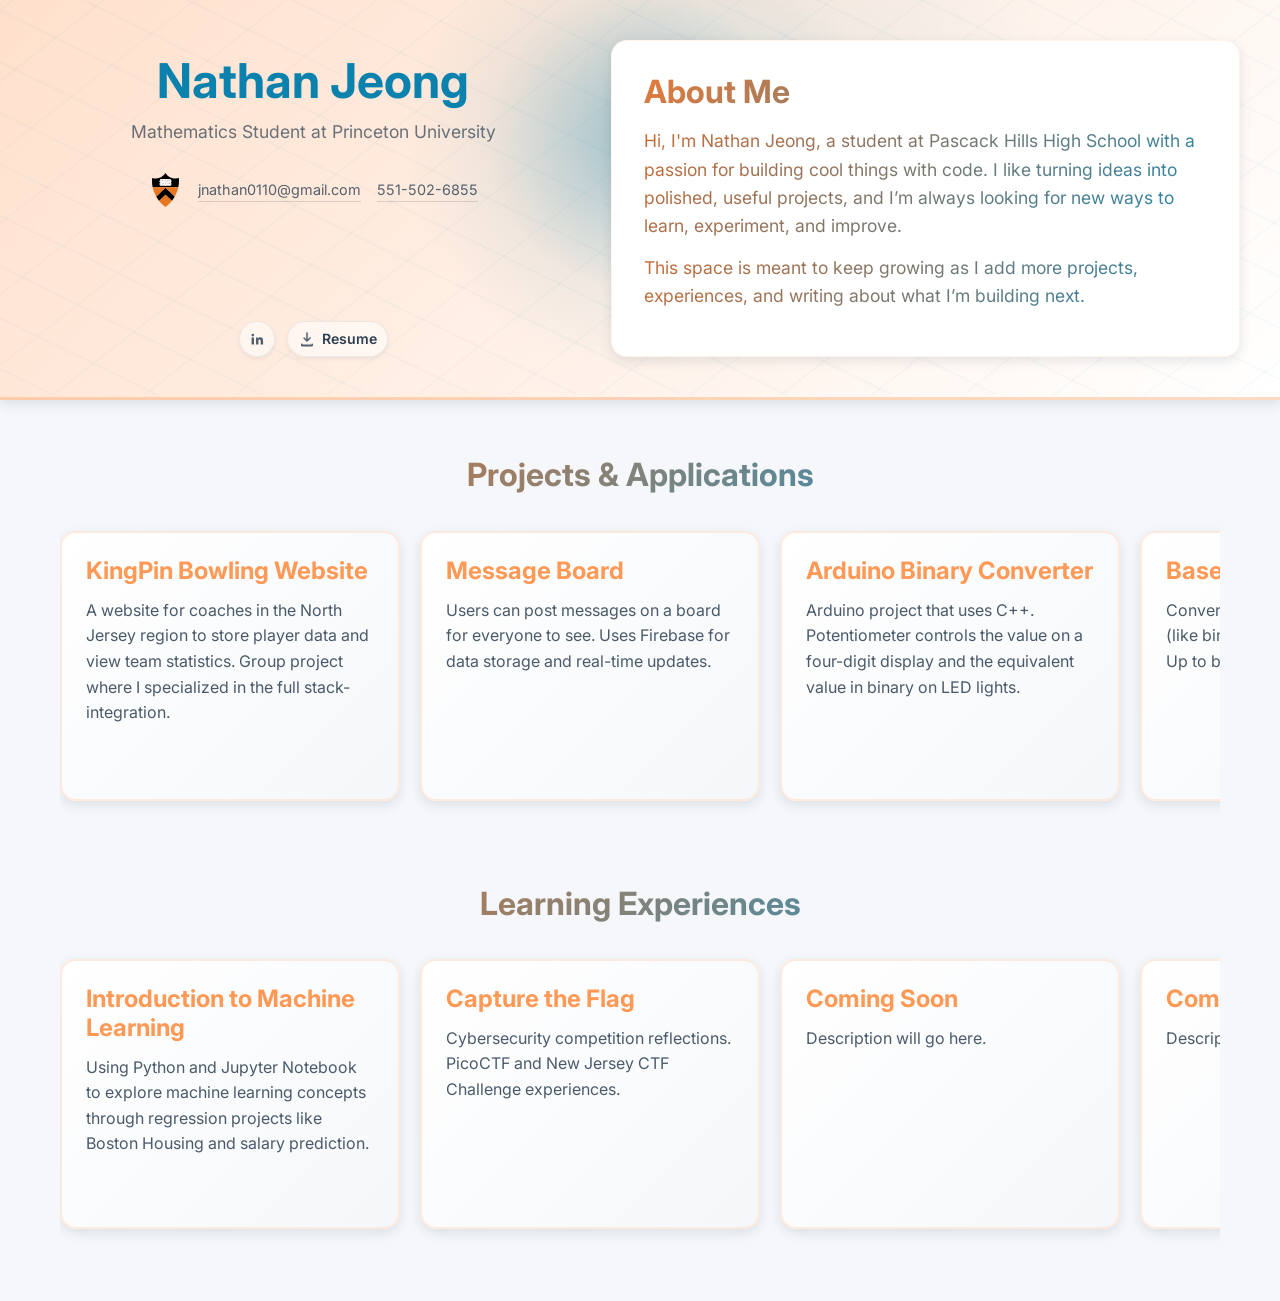
<file: index.html>
<!DOCTYPE html>
<html lang="en">
<head>
    <meta charset="UTF-8">
    <meta name="viewport" content="width=device-width, initial-scale=1.0">
    <title>Nathan Jeong | Portfolio</title>
    <link rel="stylesheet" href="shared.css">
    <link rel="stylesheet" href="style.css">
</head>
<body>

    <header class="site-header">
        <div class="site-header-content">
            <div class="site-header-copy">
                <h1>Nathan Jeong</h1>
                <p>Mathematics Student at Princeton University</p>
                <div class="header-contact-row">
                    <img class="school-line-icon" src="princeton.svg" alt="Princeton logo" />
                    <a class="header-contact-link" href="mailto:jnathan0110@gmail.com">jnathan0110@gmail.com</a>
                    <a class="header-contact-link" href="tel:+15515026855">551-502-6855</a>
                </div>
                <div class="header-actions">
                    <a class="header-linkedin" href="https://www.linkedin.com/in/nathan-jeong-464691283/" target="_blank" rel="noreferrer" aria-label="Open LinkedIn profile">
                        <svg viewBox="0 0 24 24" role="img" aria-hidden="true" focusable="false">
                            <path d="M6.4 8.6a1.8 1.8 0 1 1 0-3.6 1.8 1.8 0 0 1 0 3.6zM4.8 9.9H8v9.3H4.8V9.9zm5.3 0h3.1v1.3h.1c.4-.8 1.5-1.7 3-1.7 3.2 0 3.8 2.1 3.8 4.8v4.9h-3.2v-4.3c0-1 0-2.3-1.4-2.3s-1.6 1.1-1.6 2.2v4.4h-3.2V9.9z" />
                        </svg>
                    </a>
                    <a class="header-resume-link" href="resume.txt" download aria-label="Download resume">
                        <svg viewBox="0 0 24 24" role="img" aria-hidden="true" focusable="false">
                            <path d="M12 3a1 1 0 0 1 1 1v8.2l2.3-2.3a1 1 0 1 1 1.4 1.4l-4 4a1 1 0 0 1-1.4 0l-4-4a1 1 0 0 1 1.4-1.4L11 12.2V4a1 1 0 0 1 1-1zM5 18a1 1 0 0 1 1 1v.2h12V19a1 1 0 1 1 2 0v1.2A1.8 1.8 0 0 1 18.2 22H5.8A1.8 1.8 0 0 1 4 20.2V19a1 1 0 0 1 1-1z" />
                        </svg>
                        <span>Resume</span>
                    </a>
                </div>
            </div>

            <div class="header-about card">
                <h2>About Me</h2>
                <p>
                    Hi, I'm Nathan Jeong, a student at Pascack Hills High School with a passion for building cool things with code. I like turning ideas into polished, useful projects, and I’m always looking for new ways to learn, experiment, and improve.
                </p>
                <p>
                    This space is meant to keep growing as I add more projects, experiences, and writing about what I’m building next.
                </p>
            </div>
        </div>
    </header>

    <main class="container">
        <section class="projects section">
            <h2 class="text-center mb-3">Projects & Applications</h2>
            <div class="project-container">
                <a href="kingpin.html" class="project-link">
                    <div class="project-card">
                        <h3>KingPin Bowling Website </h3>
                        <p>A website for coaches in the North Jersey region to store player data and view team statistics. Group project where I specialized in the full stack-integration.</p>
                    </div>
                </a>
                <a href="messageboard.html" class="project-link">
                    <div class="project-card">
                        <h3>Message Board</h3>
                        <p>Users can post messages on a board for everyone to see. Uses Firebase for data storage and real-time updates.</p>
                    </div>
                </a>
                <a href="binaryarduino.html" class="project-link">
                    <div class="project-card">
                        <h3>Arduino Binary Converter</h3>
                        <p>Arduino project that uses C++. Potentiometer controls the value on a four-digit display and the equivalent value in binary on LED lights.</p>
                    </div>
                </a>
                <a href="binaryodometerindex.html" class="project-link">
                    <div class="project-card">
                        <h3>Base Converter</h3>
                        <p>Convert numbers of different bases (like binary to decimal) and vice versa. Up to base 36 conversion.</p>
                    </div>
                </a>
                <a href="hexcolorgame.html" class="project-link">
                    <div class="project-card">
                        <h3>What the Hex?</h3>
                        <p>Game: Guess the color based on the hexadecimal code provided.</p>
                    </div>
                </a>
            </div>
        </section>

        <section class="projects section">
            <h2 class="text-center mb-3">Learning Experiences</h2>
            <div class="project-container">
                <a href="machine-learning.html" class="project-link">
                    <div class="project-card">
                        <h3>Introduction to Machine Learning</h3>
                        <p>Using Python and Jupyter Notebook to explore machine learning concepts through regression projects like Boston Housing and salary prediction.</p>
                    </div>
                </a>
                <a href="comingsoon.html" class="project-link">
                    <div class="project-card">
                        <h3>Capture the Flag</h3>
                        <p>Cybersecurity competition reflections. PicoCTF and New Jersey CTF Challenge experiences.</p>
                    </div>
                </a>
                <a href="comingsoon.html" class="project-link">
                    <div class="project-card">
                        <h3>Coming Soon</h3>
                        <p>Description will go here.</p>
                    </div>
                </a>
                <a href="comingsoon.html" class="project-link">
                    <div class="project-card">
                        <h3>Coming Soon</h3>
                        <p>Description will go here.</p>
                    </div>
                </a>
            </div>
        </section>

    </main>

    <script src="script.js"></script>

</body>
</html>
</file>
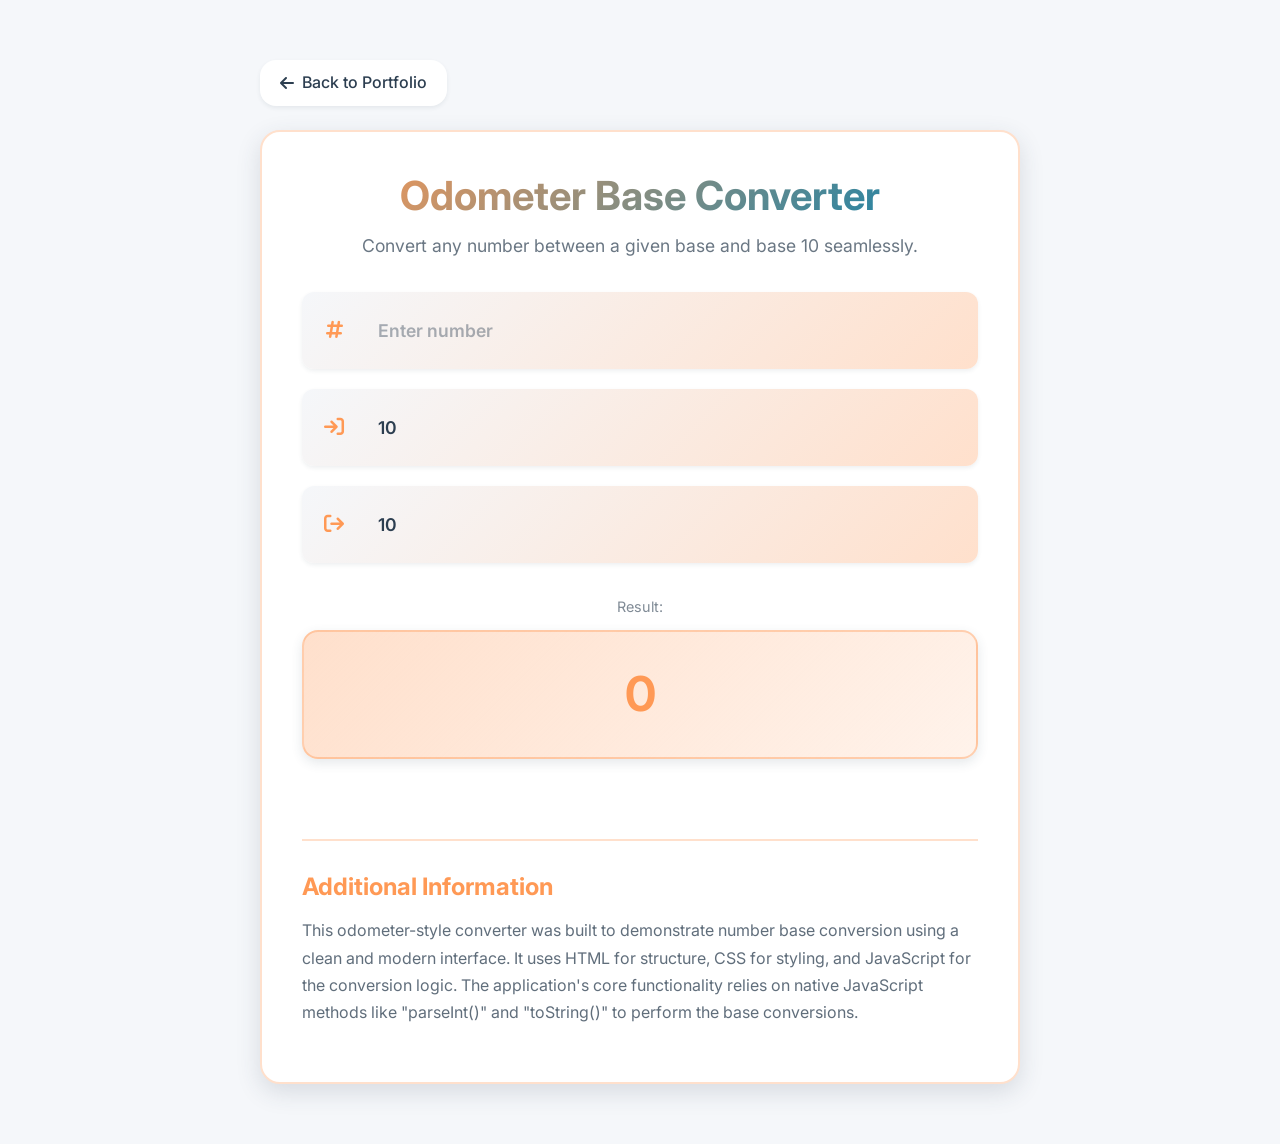
<file: binaryodometerindex.html>
<!DOCTYPE html>
<html lang="en">
<head>
    <meta charset="UTF-8">
    <meta name="viewport" content="width=device-width, initial-scale=1.0">
    <title>Odometer Base Converter</title>
    <link rel="stylesheet" href="shared.css">
    <link rel="stylesheet" href="binaryodometerstyle.css">
    <link rel="stylesheet" href="https://cdnjs.cloudflare.com/ajax/libs/font-awesome/6.0.0-beta3/css/all.min.css">
</head>
<body>
    <div class="converter-container">
        <a href="index.html" class="btn-back mb-3">
            <i class="fas fa-arrow-left"></i> Back to Portfolio
        </a>
        
        <div class="converter-card">
            <h1 class="converter-title">Odometer Base Converter</h1>
            <p class="converter-description">
                Convert any number between a given base and base 10 seamlessly.
            </p>

            <div class="input-group">
                <div class="input-field">
                    <i class="fas fa-hashtag input-icon"></i>
                    <input id="numberInput" type="text" placeholder="Enter number" class="input">
                </div>

                <div class="input-field">
                    <i class="fas fa-arrow-right-to-bracket input-icon"></i>
                    <input id="fromBase" type="number" value="10" placeholder="From Base (e.g., 2, 16)" class="input">
                </div>

                <div class="input-field">
                    <i class="fas fa-arrow-right-from-bracket input-icon"></i>
                    <input id="toBase" type="number" value="10" placeholder="To Base (e.g., 2, 16)" class="input">
                </div>
            </div>

            <div class="result-section">
                <p class="result-label">Result:</p>
                <div id="resultBox" class="result-box">0</div>
                <p id="errorBox" class="error-message"></p>
            </div>

            <div class="info-section">
                <h2 class="info-title">Additional Information</h2>
                <p class="info-text">
                    This odometer-style converter was built to demonstrate number base conversion using a clean and modern interface. It uses HTML for structure, CSS for styling, and JavaScript for the conversion logic. The application's core functionality relies on native JavaScript methods like "parseInt()" and "toString()" to perform the base conversions.
                </p>
            </div>
        </div>
    </div>

    <!-- Link to external script -->
    <script src="binaryodometerscript.js"></script>
</body>
</html>
</file>
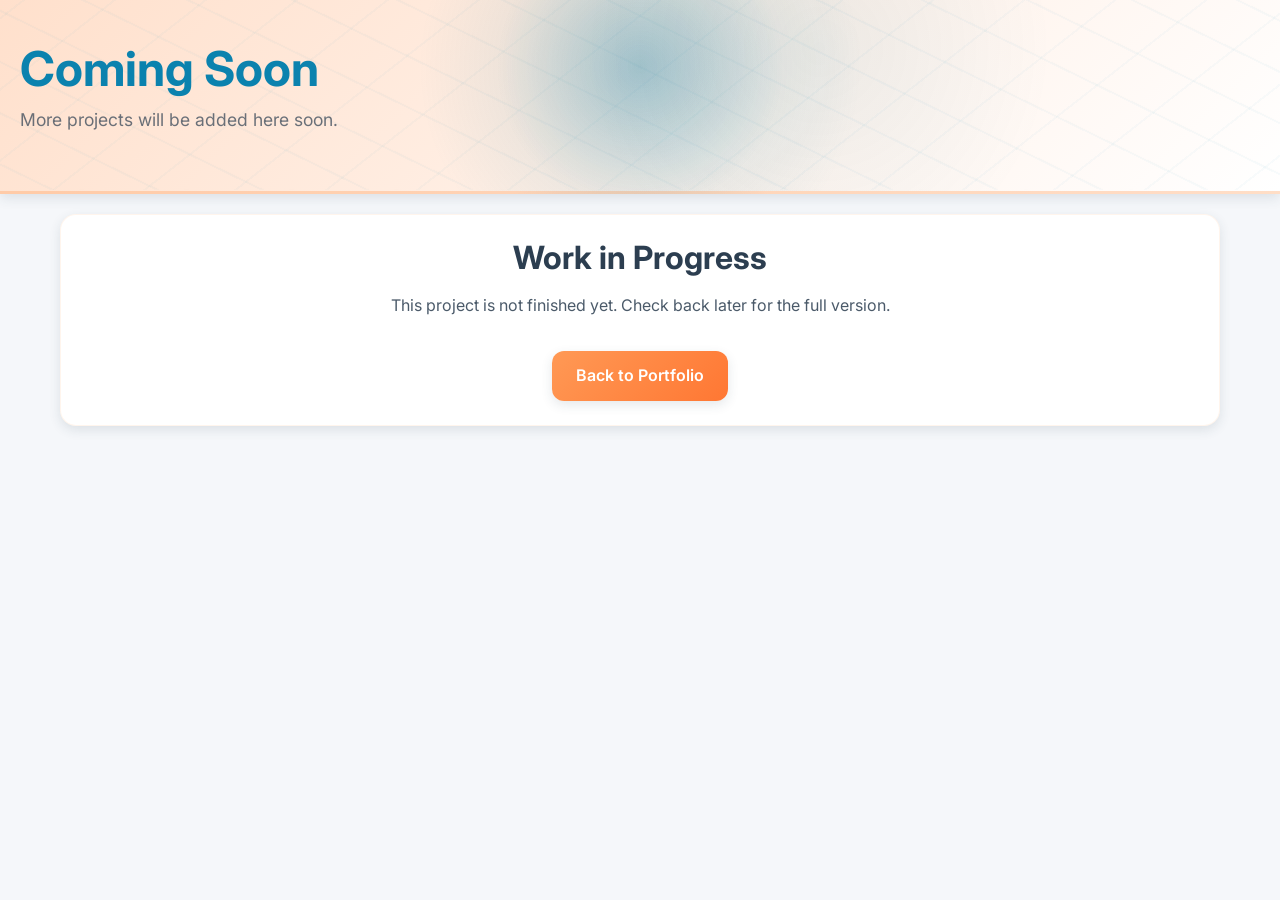
<file: comingsoon.html>
<!DOCTYPE html>
<html lang="en">
<head>
    <meta charset="UTF-8">
    <meta name="viewport" content="width=device-width, initial-scale=1.0">
    <title>Coming Soon | Nathan Jeong</title>
    <link rel="stylesheet" href="shared.css">
    <link rel="stylesheet" href="style.css">
</head>
<body>
    <header class="site-header">
        <h1>Coming Soon</h1>
        <p>More projects will be added here soon.</p>
    </header>

    <main class="container">
        <section class="section">
            <div class="card text-center">
                <h2>Work in Progress</h2>
                <p>This project is not finished yet. Check back later for the full version.</p>
                <a class="btn btn-primary mt-2" href="index.html">Back to Portfolio</a>
            </div>
        </section>
    </main>
</body>
</html>
</file>
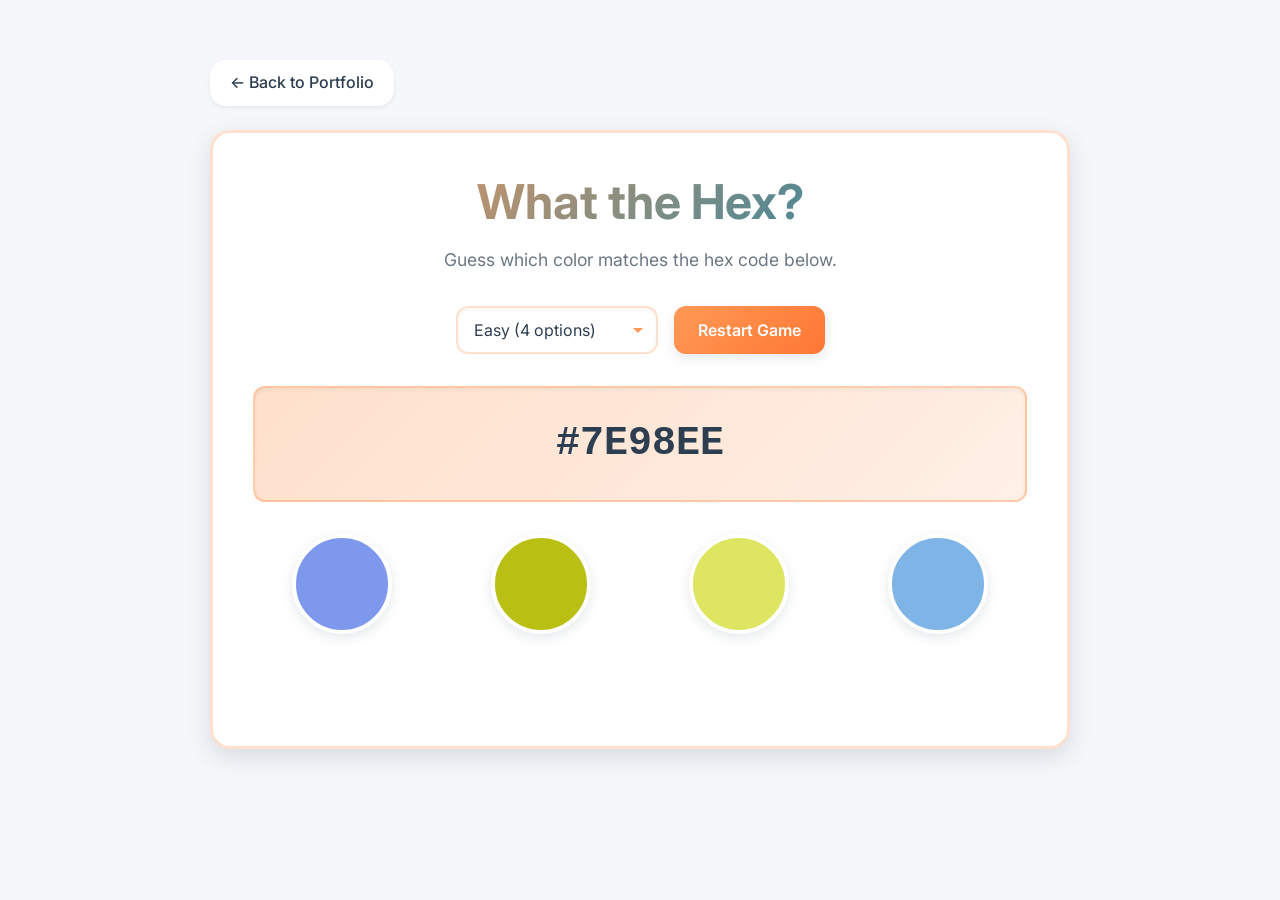
<file: hexcolorgame.html>
<!DOCTYPE html>
<html lang="en">
<head>
    <meta charset="UTF-8">
    <meta name="viewport" content="width=device-width, initial-scale=1.0">
    <title>What the Hex?</title>
    <link rel="stylesheet" href="shared.css">
    <style>
        body {
            transition: background-color 0.5s ease;
        }
        
        .game-container {
            max-width: 900px;
            margin: 40px auto;
            padding: 20px;
        }
        
        .game-card {
            background: var(--color-primary-white);
            border-radius: var(--border-radius-xl);
            box-shadow: var(--shadow-lg);
            padding: 40px;
            border: 3px solid var(--color-light-orange);
        }
        
        .game-title {
            font-size: 3rem;
            text-align: center;
            margin-bottom: 16px;
            background: linear-gradient(135deg, var(--color-medium-orange), var(--color-accent-teal));
            -webkit-background-clip: text;
            -webkit-text-fill-color: transparent;
            background-clip: text;
        }
        
        .game-description {
            text-align: center;
            font-size: 1.1rem;
            margin-bottom: 32px;
            opacity: 0.7;
        }
        
        .controls {
            display: flex;
            gap: 16px;
            justify-content: center;
            flex-wrap: wrap;
            margin-bottom: 32px;
        }
        
        .hex-display {
            background: linear-gradient(135deg, var(--color-light-orange), rgba(255, 224, 204, 0.5));
            padding: 24px;
            border-radius: var(--border-radius-md);
            font-family: 'Courier New', monospace;
            font-size: 2.5rem;
            font-weight: 700;
            text-align: center;
            color: var(--color-charcoal);
            box-shadow: var(--shadow-inset);
            border: 2px solid rgba(255, 153, 85, 0.4);
            margin-bottom: 32px;
        }
        
        .options-grid {
            display: grid;
            grid-template-columns: repeat(auto-fit, minmax(100px, 1fr));
            gap: 20px;
            justify-items: center;
            margin-bottom: 32px;
        }
        
        .color-option {
            width: 100px;
            height: 100px;
            border-radius: 50%;
            border: 4px solid var(--color-primary-white);
            box-shadow: var(--shadow-md);
            cursor: pointer;
            transition: all var(--transition-normal);
        }
        
        .color-option:hover {
            transform: scale(1.1);
            box-shadow: var(--shadow-lg);
        }
        
        .fade-out {
            opacity: 0;
            transform: scale(0.5);
            transition: all 0.5s ease;
        }
        
        .result-message {
            text-align: center;
            font-size: 1.5rem;
            font-weight: 700;
            min-height: 40px;
        }
        
        .result-correct {
            color: #4CAF50;
        }
        
        .result-incorrect {
            color: #F44336;
        }
    </style>
</head>
<body>

    <div class="game-container">
        <a href="index.html" class="btn-back mb-3">← Back to Portfolio</a>

        <div class="game-card">
            <h1 class="game-title">What the Hex?</h1>
            <p class="game-description">
                Guess which color matches the hex code below.
            </p>

            <div class="controls">
                <select id="difficulty-selector" class="input" style="width: auto; min-width: 200px;">
                    <option value="4">Easy (4 options)</option>
                    <option value="8">Medium (8 options)</option>
                    <option value="16">Hard (16 options)</option>
                </select>
                <button id="restart-button" class="btn btn-primary">
                    Restart Game
                </button>
            </div>

            <div class="hex-display">
                <span id="hex-code-display"></span>
            </div>

            <div id="options-container" class="options-grid"></div>

            <div id="result-message" class="result-message"></div>
        </div>
    </div>
    <script>
        document.addEventListener('DOMContentLoaded', () => {
            const hexCodeDisplay = document.getElementById('hex-code-display');
            const optionsContainer = document.getElementById('options-container');
            const resultMessage = document.getElementById('result-message');
            const difficultySelector = document.getElementById('difficulty-selector');
            const restartButton = document.getElementById('restart-button');

            let correctAnswer = '';
            let isGameActive = false;

            // Generate a random hex color code
            function generateRandomHex() {
                const hexCharacters = '0123456789ABCDEF';
                let color = '#';
                for (let i = 0; i < 6; i++) {
                    color += hexCharacters[Math.floor(Math.random() * 16)];
                }
                return color;
            }

            // Shuffle an array
            function shuffleArray(array) {
                for (let i = array.length - 1; i > 0; i--) {
                    const j = Math.floor(Math.random() * (i + 1));
                    [array[i], array[j]] = [array[j], array[i]];
                }
                return array;
            }

            // Start a new game
            function newGame() {
                isGameActive = true;
                optionsContainer.innerHTML = '';
                resultMessage.textContent = '';
                resultMessage.className = 'result-message';
                document.body.style.backgroundColor = '#F5F7FA';
                
                const numOptions = parseInt(difficultySelector.value);

                correctAnswer = generateRandomHex();
                hexCodeDisplay.textContent = correctAnswer;

                let options = [correctAnswer];
                for (let i = 1; i < numOptions; i++) {
                    let newOption = generateRandomHex();
                    while (options.includes(newOption)) {
                        newOption = generateRandomHex();
                    }
                    options.push(newOption);
                }

                options = shuffleArray(options);

                options.forEach(option => {
                    const button = document.createElement('div');
                    button.style.backgroundColor = option;
                    button.dataset.hex = option;
                    button.className = "color-option";
                    button.addEventListener('click', (event) => handleGuess(event, option));
                    optionsContainer.appendChild(button);
                });
            }

            // Handle the user's guess
            function handleGuess(event, guess) {
                if (!isGameActive) {
                    return;
                }
                
                if (guess === correctAnswer) {
                    isGameActive = false;
                    resultMessage.textContent = 'Correct! 🎉';
                    resultMessage.className = 'result-message result-correct';
                    document.body.style.backgroundColor = correctAnswer;
                    
                    const allOptions = optionsContainer.children;
                    const correctButton = event.target;

                    // Fade out incorrect options
                    for (const option of allOptions) {
                        if (option !== correctButton) {
                            option.classList.add('fade-out');
                        }
                    }
                } else {
                    resultMessage.innerHTML = `Incorrect. That color is: <span style="color: ${guess}">${guess}</span>`;
                    resultMessage.className = 'result-message result-incorrect';
                    event.target.classList.add('fade-out');
                }
            }

            // Event listeners
            difficultySelector.addEventListener('change', newGame);
            restartButton.addEventListener('click', newGame);

            // Initial game start
            newGame();
        });
    </script>
</body>
</html>
</file>
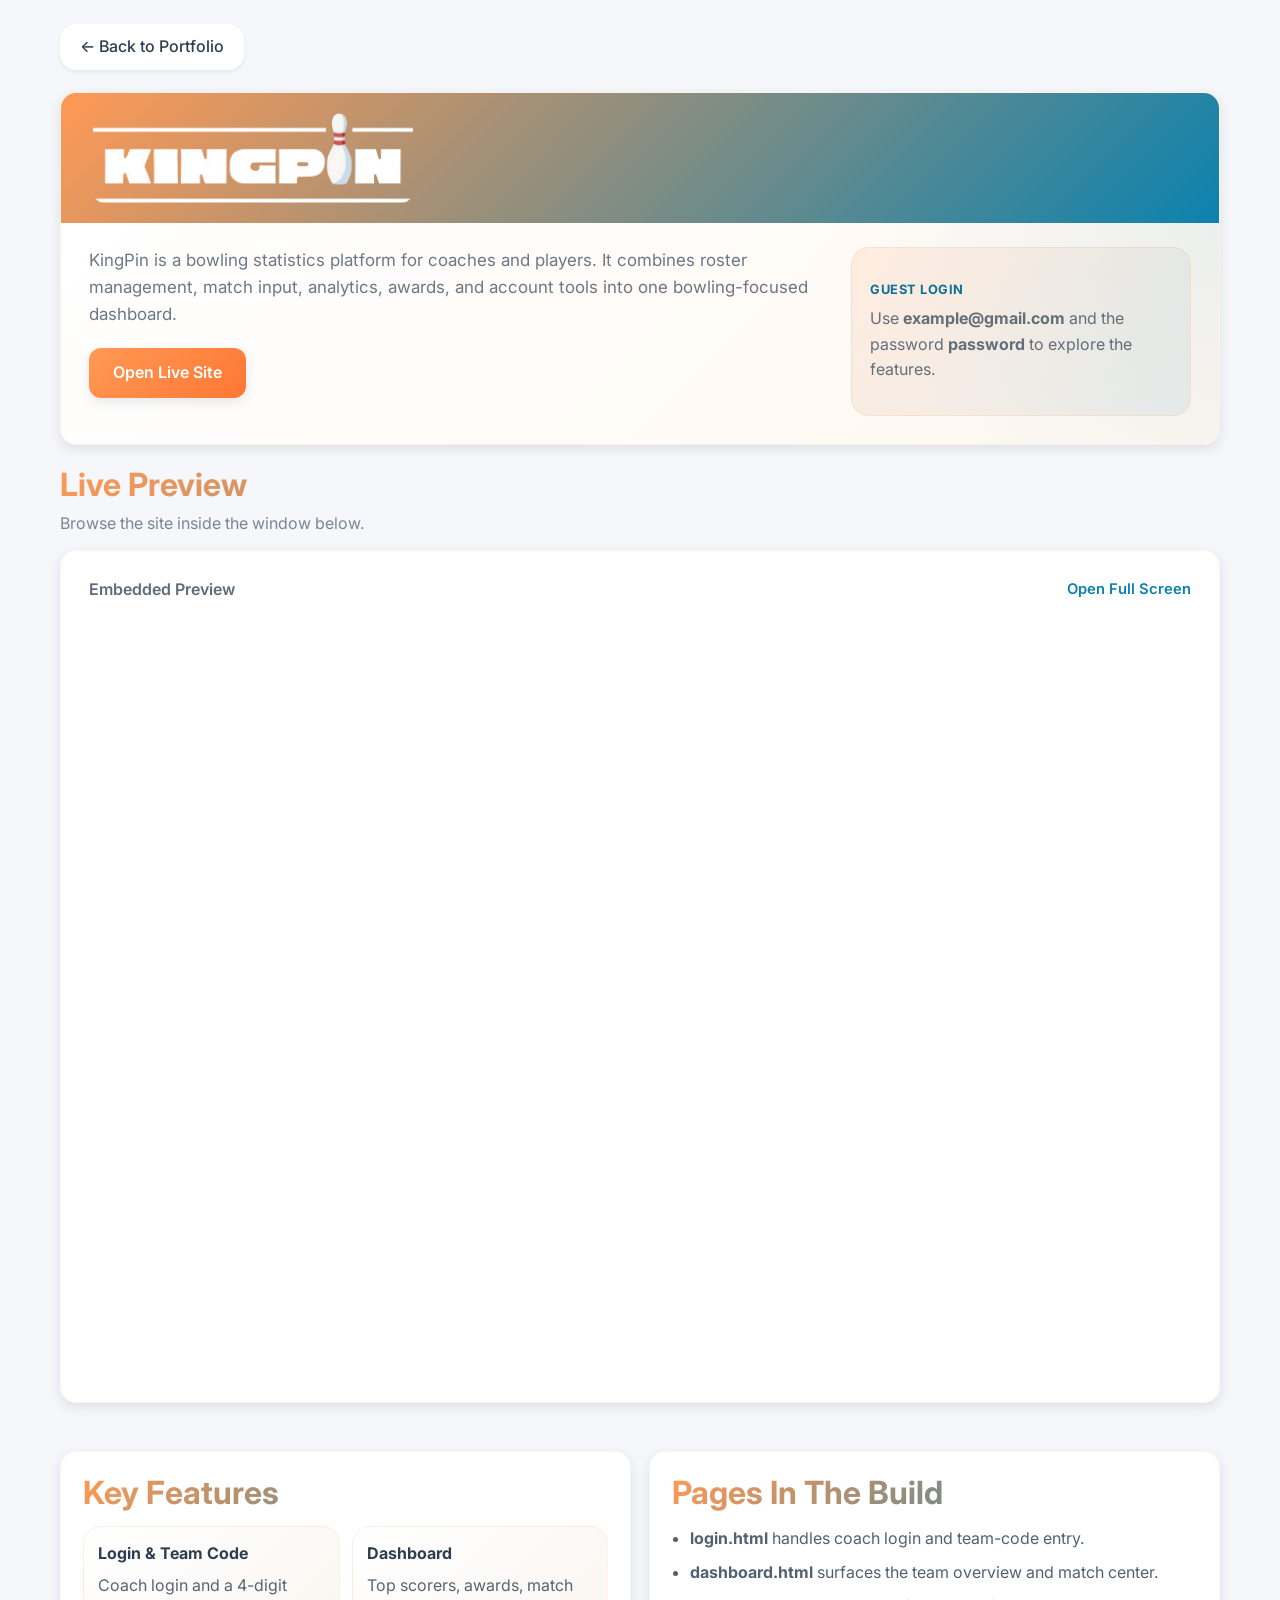
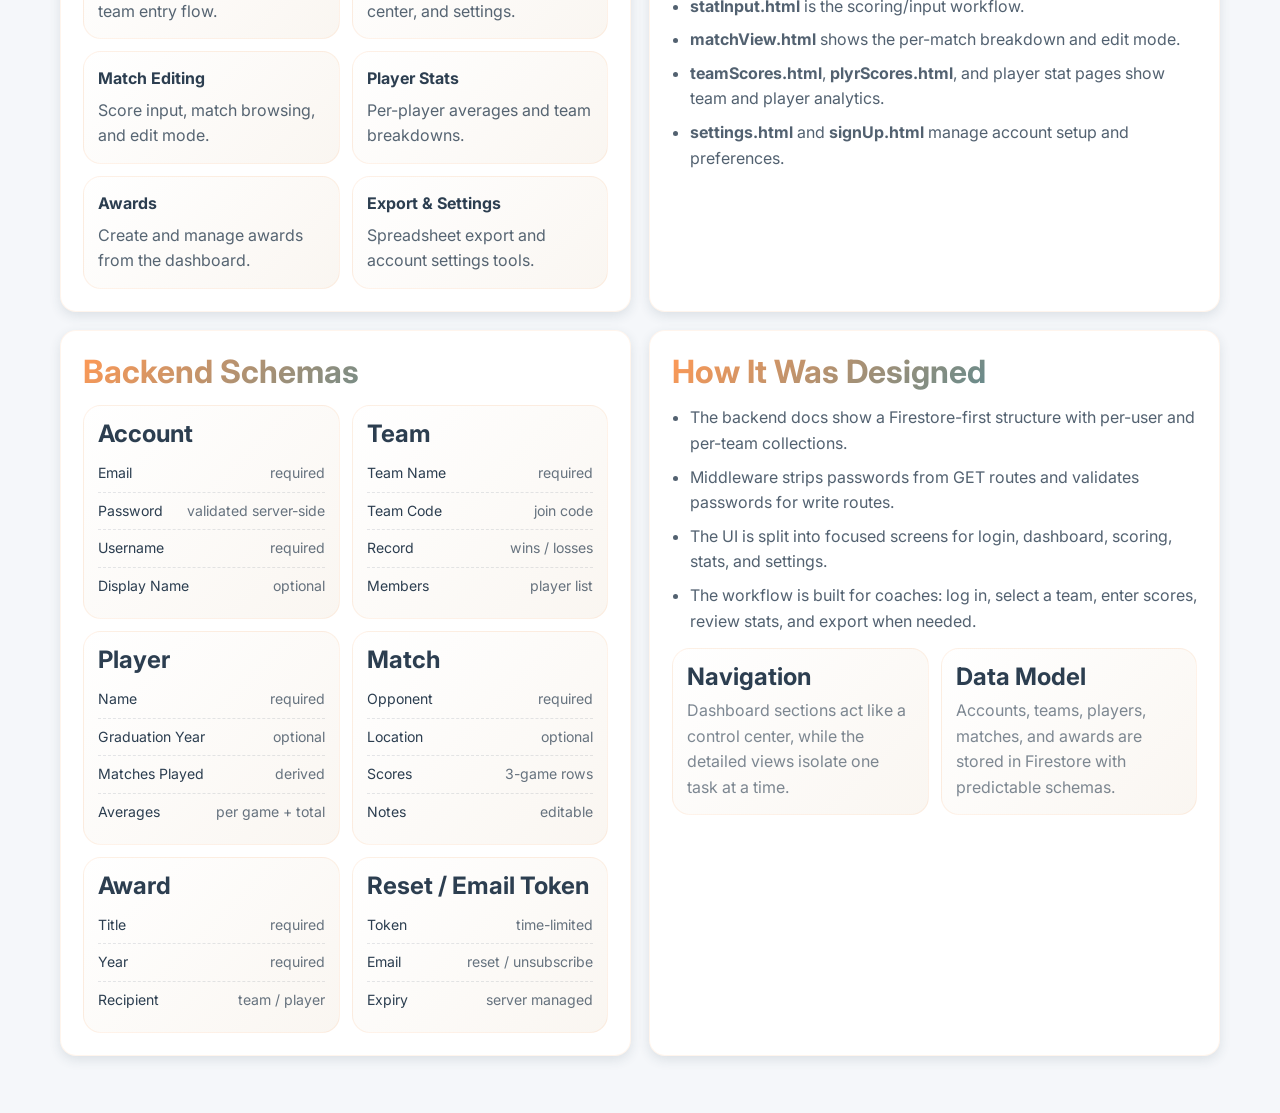
<file: kingpin.html>
<!DOCTYPE html>
<html lang="en">
<head>
	<meta charset="UTF-8">
	<meta name="viewport" content="width=device-width, initial-scale=1.0">
	<title>KingPin Showcase | Nathan Jeong</title>
	<link rel="stylesheet" href="shared.css">
	<link rel="stylesheet" href="kingpin.css">
</head>
<body>
	<div class="showcase-shell">
		<a class="btn-back back-link" href="index.html">← Back to Portfolio</a>

		<header class="hero card">
			<div class="hero-banner">
				<img class="kingpin-logo" src="KINGPIN_logo_transparent.png" alt="KingPin logo">
			</div>

			<div class="hero-body">
				<div class="hero-copy">
					<p class="hero-lead">
						KingPin is a bowling statistics platform for coaches and players. It combines roster management, match input, analytics, awards, and account tools into one bowling-focused dashboard.
					</p>

					<div class="cta-row">
						<a class="btn btn-primary" href="https://nathan-jeong.github.io/KingPin/" target="_blank" rel="noreferrer">Open Live Site</a>
					</div>
				</div>

				<div class="login-callout">
					<div class="login-callout-title">Guest Login</div>
					<p>Use <strong>example@gmail.com</strong> and the password <strong>password</strong> to explore the features.</p>
				</div>
			</div>
		</header>

		<section class="preview-section section">
			<div class="section-heading">
				<h2>Live Preview</h2>
				<p>Browse the site inside the window below.</p>
			</div>
			<div class="preview-card card">
				<div class="preview-bar">
					<span>Embedded Preview</span>
					<a href="https://nathan-jeong.github.io/KingPin/" target="_blank" rel="noreferrer">Open Full Screen</a>
				</div>
				<iframe src="https://nathan-jeong.github.io/KingPin/" title="KingPin live preview" loading="lazy"></iframe>
			</div>
		</section>

		<section class="section-grid">
			<article class="card info-card">
				<h2>Key Features</h2>
				<div class="feature-grid">
					<div class="feature-pill">
						<strong>Login & Team Code</strong>
						Coach login and a 4-digit team entry flow.
					</div>
					<div class="feature-pill">
						<strong>Dashboard</strong>
						Top scorers, awards, match center, and settings.
					</div>
					<div class="feature-pill">
						<strong>Match Editing</strong>
						Score input, match browsing, and edit mode.
					</div>
					<div class="feature-pill">
						<strong>Player Stats</strong>
						Per-player averages and team breakdowns.
					</div>
					<div class="feature-pill">
						<strong>Awards</strong>
						Create and manage awards from the dashboard.
					</div>
					<div class="feature-pill">
						<strong>Export & Settings</strong>
						Spreadsheet export and account settings tools.
					</div>
				</div>
			</article>

			<article class="card info-card">
				<h2>Pages In The Build</h2>
				<ul class="feature-list">
					<li><strong>login.html</strong> handles coach login and team-code entry.</li>
					<li><strong>dashboard.html</strong> surfaces the team overview and match center.</li>
					<li><strong>statInput.html</strong> is the scoring/input workflow.</li>
					<li><strong>matchView.html</strong> shows the per-match breakdown and edit mode.</li>
					<li><strong>teamScores.html</strong>, <strong>plyrScores.html</strong>, and player stat pages show team and player analytics.</li>
					<li><strong>settings.html</strong> and <strong>signUp.html</strong> manage account setup and preferences.</li>
				</ul>
			</article>
		</section>

		<section class="section-grid">
			<article class="card info-card">
				<h2>Backend Schemas</h2>
				<div class="schema-grid">
					<div class="schema-card">
						<h3>Account</h3>
						<div class="field"><span>Email</span><span>required</span></div>
						<div class="field"><span>Password</span><span>validated server-side</span></div>
						<div class="field"><span>Username</span><span>required</span></div>
						<div class="field"><span>Display Name</span><span>optional</span></div>
					</div>

					<div class="schema-card">
						<h3>Team</h3>
						<div class="field"><span>Team Name</span><span>required</span></div>
						<div class="field"><span>Team Code</span><span>join code</span></div>
						<div class="field"><span>Record</span><span>wins / losses</span></div>
						<div class="field"><span>Members</span><span>player list</span></div>
					</div>

					<div class="schema-card">
						<h3>Player</h3>
						<div class="field"><span>Name</span><span>required</span></div>
						<div class="field"><span>Graduation Year</span><span>optional</span></div>
						<div class="field"><span>Matches Played</span><span>derived</span></div>
						<div class="field"><span>Averages</span><span>per game + total</span></div>
					</div>

					<div class="schema-card">
						<h3>Match</h3>
						<div class="field"><span>Opponent</span><span>required</span></div>
						<div class="field"><span>Location</span><span>optional</span></div>
						<div class="field"><span>Scores</span><span>3-game rows</span></div>
						<div class="field"><span>Notes</span><span>editable</span></div>
					</div>

					<div class="schema-card">
						<h3>Award</h3>
						<div class="field"><span>Title</span><span>required</span></div>
						<div class="field"><span>Year</span><span>required</span></div>
						<div class="field"><span>Recipient</span><span>team / player</span></div>
					</div>

					<div class="schema-card">
						<h3>Reset / Email Token</h3>
						<div class="field"><span>Token</span><span>time-limited</span></div>
						<div class="field"><span>Email</span><span>reset / unsubscribe</span></div>
						<div class="field"><span>Expiry</span><span>server managed</span></div>
					</div>
				</div>
			</article>

			<article class="card info-card">
				<h2>How It Was Designed</h2>
				<ul class="schema-list">
					<li>The backend docs show a Firestore-first structure with per-user and per-team collections.</li>
					<li>Middleware strips passwords from GET routes and validates passwords for write routes.</li>
					<li>The UI is split into focused screens for login, dashboard, scoring, stats, and settings.</li>
					<li>The workflow is built for coaches: log in, select a team, enter scores, review stats, and export when needed.</li>
				</ul>

				<div class="design-notes">
					<div class="note-block">
						<h3>Navigation</h3>
						<p class="small-muted">Dashboard sections act like a control center, while the detailed views isolate one task at a time.</p>
					</div>
					<div class="note-block">
						<h3>Data Model</h3>
						<p class="small-muted">Accounts, teams, players, matches, and awards are stored in Firestore with predictable schemas.</p>
					</div>
				</div>
			</article>
		</section>
	</div>
</body>
</html>
</file>
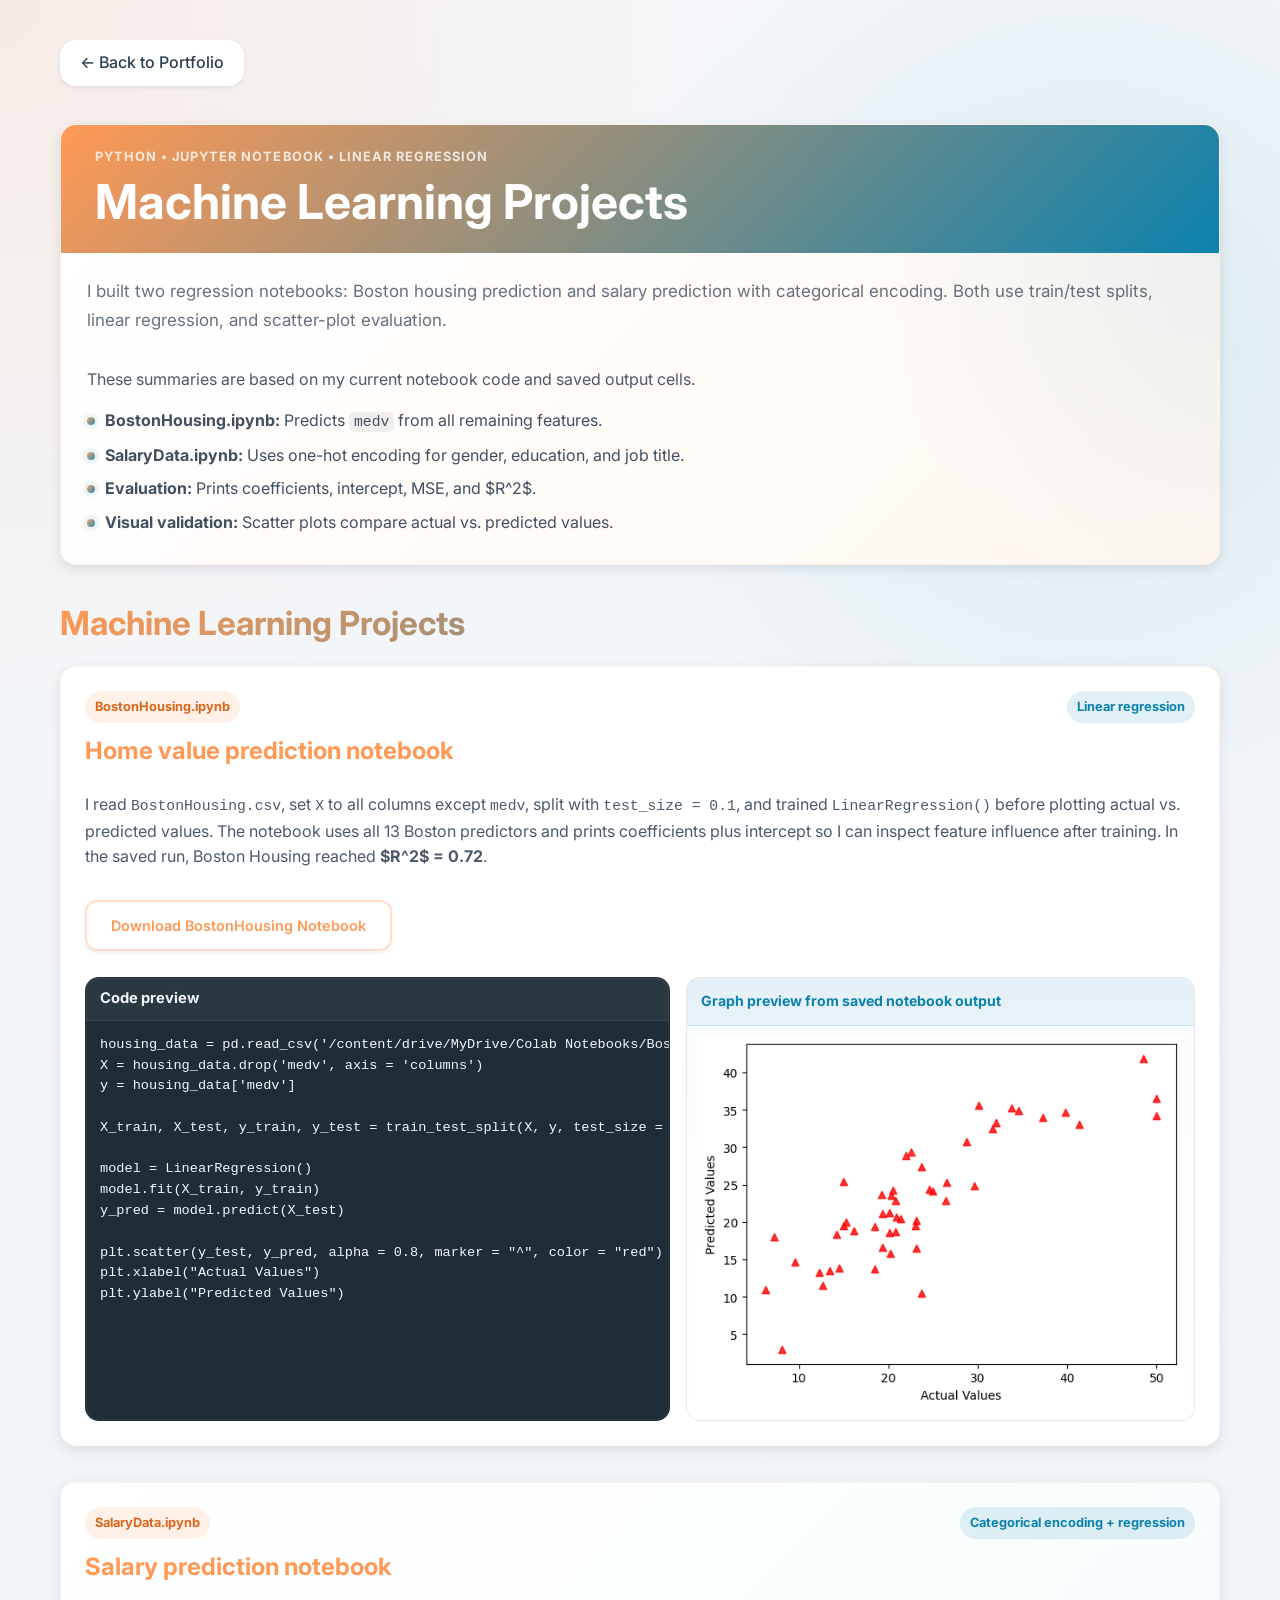
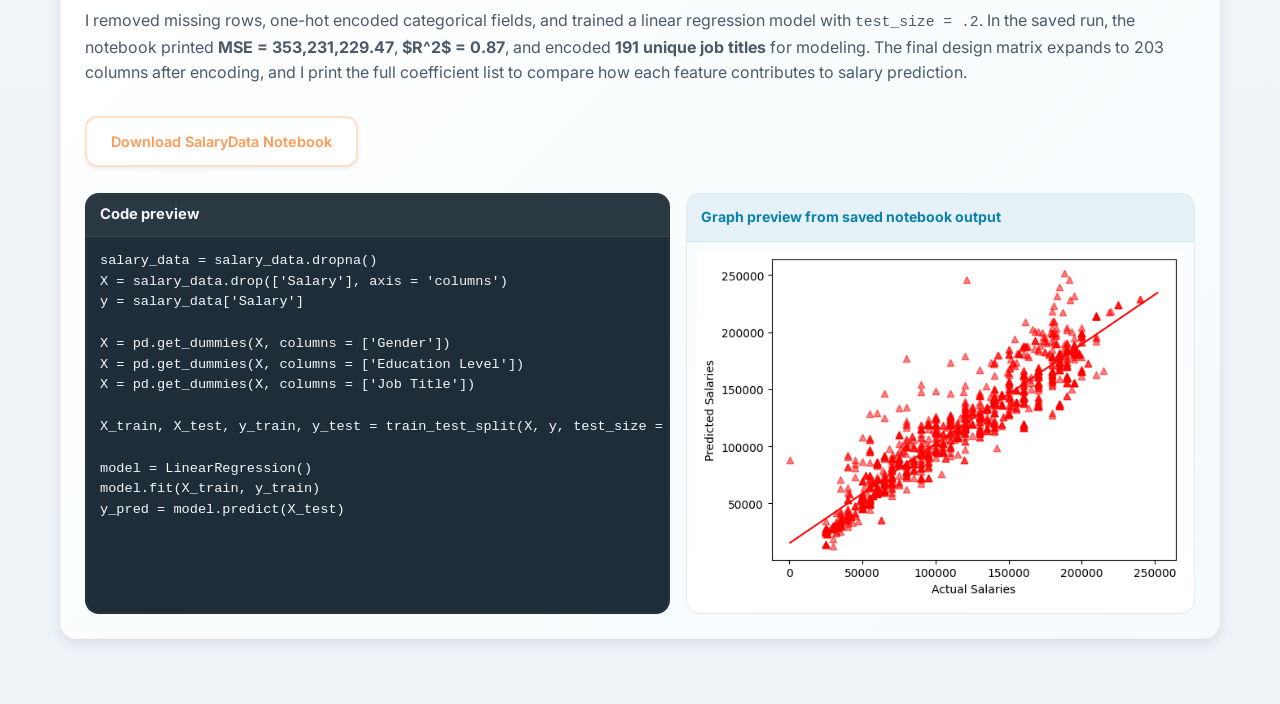
<file: machine-learning.html>
<!DOCTYPE html>
<html lang="en">
<head>
    <meta charset="UTF-8">
    <meta name="viewport" content="width=device-width, initial-scale=1.0">
    <title>Machine Learning | Nathan Jeong</title>
    <link rel="stylesheet" href="shared.css">
    <link rel="stylesheet" href="ml.css">
</head>
<body class="ml-page">
    <div class="showcase-shell ml-shell">
        <div class="ml-header-wrapper">
            <a class="btn-back back-link" href="index.html">← Back to Portfolio</a>
            <header class="hero card ml-hero">
                <div class="hero-banner ml-hero-banner">
                    <div class="ml-banner-copy">
                        <p class="ml-banner-kicker">Python • Jupyter Notebook • Linear Regression</p>
                        <h1>Machine Learning Projects</h1>
                    </div>
                </div>

                <div class="hero-body ml-hero-body">
                    <div class="hero-copy ml-hero-copy">
                        <p class="hero-lead ml-hero-lead">
                            I built two regression notebooks: Boston housing prediction and salary prediction with categorical encoding. Both use train/test splits, linear regression, and scatter-plot evaluation.
                        </p>
                    </div>

                    <div class="login-callout ml-callout">
                    <p>These summaries are based on my current notebook code and saved output cells.</p>
                    <ul class="ml-focus-list">
                        <li><strong>BostonHousing.ipynb:</strong> Predicts <code>medv</code> from all remaining features.</li>
                        <li><strong>SalaryData.ipynb:</strong> Uses one-hot encoding for gender, education, and job title.</li>
                        <li><strong>Evaluation:</strong> Prints coefficients, intercept, MSE, and $R^2$.</li>
                        <li><strong>Visual validation:</strong> Scatter plots compare actual vs. predicted values.</li>
                    </ul>
                </div>
            </div>
        </header>
    </div>
    </div>

    <main class="container ml-main">
        <section class="section ml-section">
            <div class="section-heading">
                <h2>Machine Learning Projects</h2>
            </div>

            <article class="card experiment-card ml-project-card">
                <div class="experiment-topline">
                    <span class="experiment-badge">BostonHousing.ipynb</span>
                    <span class="experiment-meta">Linear regression</span>
                </div>
                <h3>Home value prediction notebook</h3>
                <p>
                    I read <code>BostonHousing.csv</code>, set <code>X</code> to all columns except
                    <code>medv</code>, split with <code>test_size = 0.1</code>, and trained
                    <code>LinearRegression()</code> before plotting actual vs. predicted values.
                    The notebook uses all 13 Boston predictors and prints coefficients plus intercept
                    so I can inspect feature influence after training. In the saved run,
                    Boston Housing reached <strong>$R^2$ = 0.72</strong>.
                </p>
                <div class="download-row">
                    <a class="btn btn-secondary" href="BostonHousing.ipynb" download>Download BostonHousing Notebook</a>
                </div>
                <div class="preview-grid">
                    <div class="code-panel">
                        <h4>Code preview</h4>
                        <pre><code>housing_data = pd.read_csv('/content/drive/MyDrive/Colab Notebooks/BostonHousing.csv')
X = housing_data.drop('medv', axis = 'columns')
y = housing_data['medv']

X_train, X_test, y_train, y_test = train_test_split(X, y, test_size = 0.1)

model = LinearRegression()
model.fit(X_train, y_train)
y_pred = model.predict(X_test)

plt.scatter(y_test, y_pred, alpha = 0.8, marker = "^", color = "red")
plt.xlabel("Actual Values")
plt.ylabel("Predicted Values")</code></pre>
                    </div>
                    <figure class="graph-panel">
                        <figcaption>Graph preview from saved notebook output</figcaption>
                        <img src="boston-graph-preview.png" alt="Boston Housing notebook scatter plot of actual versus predicted values" />
                    </figure>
                </div>
            </article>

            <article class="card experiment-card experiment-card-accent ml-project-card">
                <div class="experiment-topline">
                    <span class="experiment-badge">SalaryData.ipynb</span>
                    <span class="experiment-meta">Categorical encoding + regression</span>
                </div>
                <h3>Salary prediction notebook</h3>
                <p>
                    I removed missing rows, one-hot encoded categorical fields, and trained a linear
                    regression model with <code>test_size = .2</code>. In the saved run, the notebook
                    printed <strong>MSE = 353,231,229.47</strong>, <strong>$R^2$ = 0.87</strong>, and
                    encoded <strong>191 unique job titles</strong> for modeling.
                    The final design matrix expands to 203 columns after encoding, and I print the full
                    coefficient list to compare how each feature contributes to salary prediction.
                </p>
                <div class="download-row">
                    <a class="btn btn-secondary" href="SalaryData.ipynb" download>Download SalaryData Notebook</a>
                </div>
                <div class="preview-grid">
                    <div class="code-panel">
                        <h4>Code preview</h4>
                        <pre><code>salary_data = salary_data.dropna()
X = salary_data.drop(['Salary'], axis = 'columns')
y = salary_data['Salary']

X = pd.get_dummies(X, columns = ['Gender'])
X = pd.get_dummies(X, columns = ['Education Level'])
X = pd.get_dummies(X, columns = ['Job Title'])

X_train, X_test, y_train, y_test = train_test_split(X, y, test_size = .2)

model = LinearRegression()
model.fit(X_train, y_train)
y_pred = model.predict(X_test)</code></pre>
                    </div>
                    <figure class="graph-panel">
                        <figcaption>Graph preview from saved notebook output</figcaption>
                        <img src="salary-graph-preview.png" alt="Salary notebook scatter plot of actual salaries versus predicted salaries" />
                    </figure>
                </div>
            </article>
        </section>
    </main>

</body>
</html>
</file>
<file: shared.css>
/* ============================================
   Light Skeuomorphic Design System
   ============================================ */

@import url('https://fonts.googleapis.com/css2?family=Inter:wght@400;500;600;700&display=swap');

/* ============================================
   CSS Variables - 5 Color Palette
   ============================================ */
:root {
    /* Colors */
    --color-primary-white: #FFFFFF;
    --color-soft-gray: #F5F7FA;
    --color-light-orange: #FFE0CC;
    --color-medium-orange: #FF9955;
    --color-accent-teal: #0B82AE;
    --color-charcoal: #2C3E50;
    
    /* Shadows */
    --shadow-sm: 0 2px 4px rgba(44, 62, 80, 0.08);
    --shadow-md: 0 4px 12px rgba(44, 62, 80, 0.12);
    --shadow-lg: 0 8px 24px rgba(44, 62, 80, 0.15);
    --shadow-inset: inset 0 2px 4px rgba(44, 62, 80, 0.06);
    
    /* Borders */
    --border-radius-sm: 8px;
    --border-radius-md: 12px;
    --border-radius-lg: 16px;
    --border-radius-xl: 20px;
    
    /* Transitions */
    --transition-fast: 200ms ease;
    --transition-normal: 300ms ease;
}

/* ============================================
   Global Styles
   ============================================ */
* {
    margin: 0;
    padding: 0;
    box-sizing: border-box;
}

body {
    font-family: 'Inter', -apple-system, BlinkMacSystemFont, 'Segoe UI', sans-serif;
    background-color: var(--color-soft-gray);
    color: var(--color-charcoal);
    line-height: 1.6;
    -webkit-font-smoothing: antialiased;
    -moz-osx-font-smoothing: grayscale;
}

/* ============================================
   Typography
   ============================================ */
h1, h2, h3, h4, h5, h6 {
    color: var(--color-charcoal);
    font-weight: 700;
    line-height: 1.2;
    margin-bottom: 0.5em;
}

h1 { font-size: 2.5rem; }
h2 { font-size: 2rem; }
h3 { font-size: 1.5rem; }
h4 { font-size: 1.25rem; }

p {
    margin-bottom: 1em;
    color: var(--color-charcoal);
    opacity: 0.85;
}

/* ============================================
   Button Components
   ============================================ */
.btn {
    display: inline-block;
    padding: 12px 24px;
    font-size: 1rem;
    font-weight: 600;
    text-decoration: none;
    border-radius: var(--border-radius-md);
    cursor: pointer;
    transition: all var(--transition-normal);
    border: none;
    font-family: inherit;
}

.btn-primary {
    background: linear-gradient(135deg, var(--color-medium-orange) 0%, #FF7733 100%);
    color: var(--color-primary-white);
    box-shadow: var(--shadow-md);
}

.btn-primary:hover {
    transform: translateY(-2px);
    box-shadow: var(--shadow-lg);
}

.btn-primary:active {
    transform: translateY(0);
    box-shadow: var(--shadow-sm);
}

.btn-secondary {
    background: var(--color-primary-white);
    color: var(--color-medium-orange);
    box-shadow: var(--shadow-sm);
    border: 2px solid var(--color-light-orange);
}

.btn-secondary:hover {
    background: var(--color-light-orange);
    transform: translateY(-2px);
    box-shadow: var(--shadow-md);
}

.btn-back {
    display: inline-flex;
    align-items: center;
    gap: 8px;
    padding: 10px 20px;
    background: var(--color-primary-white);
    color: var(--color-charcoal);
    border-radius: var(--border-radius-lg);
    box-shadow: var(--shadow-sm);
    text-decoration: none;
    font-weight: 500;
    transition: all var(--transition-normal);
}

.btn-back:hover {
    transform: translateY(-2px);
    box-shadow: var(--shadow-md);
    background: var(--color-light-orange);
}

/* ============================================
   Card Components
   ============================================ */
.card {
    background: var(--color-primary-white);
    border-radius: var(--border-radius-lg);
    box-shadow: var(--shadow-md);
    padding: 24px;
    transition: all var(--transition-normal);
    border: 1px solid rgba(255, 153, 85, 0.1);
    will-change: transform;
    position: relative;
    z-index: 1;
}

.card:hover {
    transform: translateY(-3px);
    box-shadow: var(--shadow-lg);
    z-index: 2;
}

.card-header {
    background: linear-gradient(135deg, var(--color-light-orange) 0%, rgba(255, 224, 204, 0.5) 100%);
    border-radius: var(--border-radius-lg) var(--border-radius-lg) 0 0;
    padding: 32px 24px;
    text-align: center;
    box-shadow: var(--shadow-sm);
}

.card-body {
    background: var(--color-primary-white);
    border-radius: 0 0 var(--border-radius-lg) var(--border-radius-lg);
    padding: 24px;
}

/* ============================================
   Input Components
   ============================================ */
.input {
    width: 100%;
    padding: 12px 16px;
    font-size: 1rem;
    font-family: inherit;
    color: var(--color-charcoal);
    background: var(--color-primary-white);
    border: 2px solid var(--color-light-orange);
    border-radius: var(--border-radius-md);
    box-shadow: var(--shadow-inset);
    transition: all var(--transition-fast);
    outline: none;
}

.input:focus {
    border-color: var(--color-medium-orange);
    box-shadow: 0 0 0 3px rgba(255, 153, 85, 0.15), var(--shadow-inset);
}

.input::placeholder {
    color: var(--color-charcoal);
    opacity: 0.4;
}

/* Select Dropdown */
select.input {
    cursor: pointer;
    background-image: url("data:image/svg+xml,%3Csvg xmlns='http://www.w3.org/2000/svg' width='12' height='12' viewBox='0 0 12 12'%3E%3Cpath fill='%23FF9955' d='M6 9L1 4h10z'/%3E%3C/svg%3E");
    background-repeat: no-repeat;
    background-position: right 12px center;
    padding-right: 36px;
    appearance: none;
}

/* Range Slider */
input[type="range"] {
    -webkit-appearance: none;
    appearance: none;
    width: 100%;
    height: 8px;
    background: var(--color-light-orange);
    border-radius: 4px;
    outline: none;
    box-shadow: var(--shadow-inset);
}

input[type="range"]::-webkit-slider-thumb {
    -webkit-appearance: none;
    appearance: none;
    width: 24px;
    height: 24px;
    background: linear-gradient(135deg, var(--color-medium-orange), var(--color-accent-teal));
    border-radius: 50%;
    cursor: pointer;
    box-shadow: var(--shadow-md);
    transition: all var(--transition-fast);
}

input[type="range"]::-webkit-slider-thumb:hover {
    transform: scale(1.1);
    box-shadow: var(--shadow-lg);
}

input[type="range"]::-moz-range-thumb {
    width: 24px;
    height: 24px;
    background: linear-gradient(135deg, var(--color-medium-orange), var(--color-accent-teal));
    border-radius: 50%;
    cursor: pointer;
    border: none;
    box-shadow: var(--shadow-md);
    transition: all var(--transition-fast);
}

input[type="range"]::-moz-range-thumb:hover {
    transform: scale(1.1);
    box-shadow: var(--shadow-lg);
}

/* ============================================
   Container & Layout
   ============================================ */
.container {
    max-width: 1200px;
    margin: 0 auto;
    padding: 20px;
}

.section {
    margin-bottom: 48px;
}

/* ============================================
   Header Styles
   ============================================ */
.site-header {
    position: relative;
    overflow: hidden;
    isolation: isolate;
    background:
        radial-gradient(circle at var(--crack-x, 50%) var(--crack-y, 35%), rgba(11, 130, 174, 0.24), transparent 22%),
        linear-gradient(135deg, var(--color-light-orange) 0%, var(--color-primary-white) 100%);
    padding: 40px 20px;
    box-shadow: var(--shadow-md);
    border-bottom: 3px solid rgba(255, 153, 85, 0.3);
}

.site-header::before {
    content: '';
    position: absolute;
    inset: 0;
    background:
        repeating-linear-gradient(
            26deg,
            transparent 0 22px,
            rgba(11, 130, 174, var(--crack-strength, 0.05)) 22px 24px,
            transparent 24px 46px
        ),
        repeating-linear-gradient(
            -38deg,
            transparent 0 26px,
            rgba(11, 130, 174, calc(var(--crack-strength, 0.05) * 0.9)) 26px 28px,
            transparent 28px 56px
        );
    opacity: 0.72;
    pointer-events: none;
    z-index: 0;
    transform: translate(
        calc((var(--crack-x, 50%) - 50%) * 0.04),
        calc((var(--crack-y, 35%) - 50%) * 0.04)
    );
}

.site-header::after {
    content: '';
    position: absolute;
    inset: 0;
    background:
        radial-gradient(circle at var(--crack-x, 50%) var(--crack-y, 35%), rgba(11, 130, 174, 0.18), transparent 34%),
        radial-gradient(circle at calc(var(--crack-x, 50%) + 14%) calc(var(--crack-y, 35%) - 10%), rgba(11, 130, 174, 0.08), transparent 28%);
    mix-blend-mode: multiply;
    pointer-events: none;
    z-index: 0;
}

.site-header-content {
    position: relative;
    z-index: 1;
    max-width: 1200px;
    margin: 0 auto;
    display: grid;
    grid-template-columns: minmax(280px, 1fr) minmax(360px, 1.15fr);
    gap: 24px;
    align-items: stretch;
}

.site-header-copy {
    display: flex;
    flex-direction: column;
    justify-content: flex-start;
    min-height: 100%;
    text-align: center;
    align-items: center;
    padding-top: 12px;
}

.header-contact-row {
    display: flex;
    flex-wrap: wrap;
    align-items: center;
    justify-content: center;
    gap: 10px 16px;
    margin-top: 10px;
}

.school-line-icon {
    width: 34px;
    height: 34px;
    object-fit: contain;
    border: 0;
    border-radius: 0;
    box-shadow: none;
    background: transparent;
    flex: 0 0 auto;
}

.header-contact-link {
    color: rgba(44, 62, 80, 0.8);
    text-decoration: none;
    font-size: 0.9rem;
    border-bottom: 1px solid rgba(44, 62, 80, 0.18);
    transition: color var(--transition-fast), border-color var(--transition-fast);
}

.header-contact-link:hover {
    color: var(--color-accent-teal);
    border-color: var(--color-accent-teal);
}

.header-actions {
    display: flex;
    flex-wrap: wrap;
    gap: 12px;
    margin-top: auto;
    padding-top: 28px;
    justify-content: center;
    align-items: center;
}

.header-actions .btn {
    display: inline-flex;
    align-items: center;
    justify-content: center;
}

.header-linkedin {
    display: inline-flex;
    align-items: center;
    justify-content: center;
    width: 36px;
    height: 36px;
    border-radius: 999px;
    background: rgba(255, 255, 255, 0.55);
    border: 1px solid rgba(44, 62, 80, 0.08);
    box-shadow: var(--shadow-sm);
    transition: transform var(--transition-normal), box-shadow var(--transition-normal), background var(--transition-normal);
}

.header-linkedin:hover {
    transform: translateY(-2px);
    box-shadow: var(--shadow-md);
    background: rgba(255, 255, 255, 0.8);
}

.header-linkedin svg,
.header-resume-link svg {
    width: 18px;
    height: 18px;
    fill: rgba(44, 62, 80, 0.82);
}

.header-resume-link {
    display: inline-flex;
    align-items: center;
    justify-content: center;
    gap: 6px;
    min-height: 36px;
    color: var(--color-charcoal);
    text-decoration: none;
    font-size: 0.88rem;
    font-weight: 600;
    padding: 0 10px;
    border-radius: 999px;
    border: 1px solid rgba(44, 62, 80, 0.08);
    background: rgba(255, 255, 255, 0.55);
    box-shadow: var(--shadow-sm);
    transition: transform var(--transition-fast), box-shadow var(--transition-fast), background var(--transition-fast);
}

.header-resume-link:hover {
    transform: translateY(-2px);
    box-shadow: var(--shadow-md);
    background: rgba(255, 255, 255, 0.8);
}

.header-linkedin:hover svg,
.header-resume-link:hover svg {
    fill: var(--color-accent-teal);
}

.header-about {
    align-self: stretch;
    min-height: 100%;
    text-align: left;
    padding: 32px;
    backdrop-filter: blur(4px);
}

.site-header h1 {
    font-size: 3rem;
    margin-bottom: 8px;
    color: var(--color-accent-teal);
}

.site-header p {
    font-size: 1.1rem;
    opacity: 0.7;
    max-width: 42ch;
}

.site-header-copy h1,
.site-header-copy p {
    margin-left: auto;
    margin-right: auto;
}

.header-about h2 {
    margin-bottom: 16px;
    color: #e67a3a;
    background: linear-gradient(135deg, #e67a3a 0%, #0b82ae 100%);
    -webkit-background-clip: text;
    background-clip: text;
    -webkit-text-fill-color: transparent;
}

.header-about p {
    max-width: 60ch;
    margin-bottom: 14px;
    color: #c96a33;
    background: linear-gradient(135deg, #c96a33 0%, #1c84ad 100%);
    -webkit-background-clip: text;
    background-clip: text;
    -webkit-text-fill-color: transparent;
    opacity: 0.98;
}

/* ============================================
   Image Styles
   ============================================ */
img {
    max-width: 100%;
    height: auto;
    border-radius: var(--border-radius-md);
    box-shadow: var(--shadow-sm);
    border: 3px solid var(--color-primary-white);
}

/* ============================================
   Utility Classes
   ============================================ */
.text-center { text-align: center; }
.mt-1 { margin-top: 8px; }
.mt-2 { margin-top: 16px; }
.mt-3 { margin-top: 24px; }
.mt-4 { margin-top: 32px; }
.mb-1 { margin-bottom: 8px; }
.mb-2 { margin-bottom: 16px; }
.mb-3 { margin-bottom: 24px; }
.mb-4 { margin-bottom: 32px; }
.p-1 { padding: 8px; }
.p-2 { padding: 16px; }
.p-3 { padding: 24px; }
.p-4 { padding: 32px; }

/* ============================================
   Responsive Design
   ============================================ */
@media (max-width: 768px) {
    h1 { font-size: 2rem; }
    h2 { font-size: 1.5rem; }
    .site-header h1 { font-size: 2rem; }
    .card { padding: 16px; }

    .site-header-content {
        grid-template-columns: 1fr;
    }

    .site-header-copy {
        text-align: center;
        align-items: center;
        padding-top: 4px;
    }

    .header-actions {
        justify-content: center;
    }

    .header-contact-row {
        gap: 8px 12px;
    }

    .header-about {
        padding: 24px;
    }
}
</file>
<file: style.css>
/* Light Skeuomorphic Portfolio Styles */

/* Project sections */
.projects {
    margin-bottom: 32px;
    padding-top: 8px;
}

.projects + .projects {
    margin-top: 56px;
}

.projects > h2 {
    color: #ff6f1a;
    background: linear-gradient(135deg, #ff6f1a 0%, #0097de 100%);
    -webkit-background-clip: text;
    background-clip: text;
    -webkit-text-fill-color: transparent;
}

.container .projects:first-of-type {
    margin-top: 28px;
}

.about-me {
    margin-bottom: 48px;
}

.about-me .card {
    min-height: 260px;
    display: flex;
    flex-direction: column;
    justify-content: center;
    text-align: left;
}

.about-me .card h2,
.about-me .card p {
    max-width: 60ch;
}

.about-me .card p {
    max-width: 60ch;
}

.project-container {
    display: flex;
    align-items: stretch;
    gap: 20px;
    overflow-x: auto;
    overflow-y: visible;
    padding: 12px 4px 20px;
    -webkit-overflow-scrolling: touch;
    scroll-snap-type: x proximity;
    cursor: grab;
    touch-action: pan-y;
    scrollbar-width: thin;
    scrollbar-color: #0B82AE rgba(11, 130, 174, 0.2);
}

.project-container:hover {
    cursor: grab;
}

/* Styling for each project card */
.project-card {
    background: linear-gradient(135deg, #FFFFFF 0%, #F5F7FA 100%);
    border-radius: 16px;
    box-shadow: 0 4px 12px rgba(44, 62, 80, 0.12);
    padding: 24px;
    width: clamp(280px, 28vw, 340px);
    min-width: 280px;
    min-height: 270px;
    height: 100%;
    display: flex;
    flex-direction: column;
    transition: all 300ms ease;
    scroll-snap-align: start;
    border: 2px solid rgba(255, 224, 204, 0.6);
    will-change: transform;
    position: relative;
    transform-origin: center bottom;
}

.project-card h3 {
    color: #FF9955;
    margin-bottom: 12px;
}

.project-card p {
    color: #2C3E50;
    opacity: 0.85;
    line-height: 1.6;
    max-width: 30ch;
}

/* Hover effect with gentle lift */
.project-card:hover {
    transform: translateY(-4px);
    box-shadow: 0 8px 24px rgba(44, 62, 80, 0.15);
    border-color: #FF9955;
    z-index: 2;
}

.project-container::-webkit-scrollbar {
    height: 12px;
}

.project-container::-webkit-scrollbar-track {
    background: rgba(11, 130, 174, 0.16);
    border-radius: 999px;
}

.project-container::-webkit-scrollbar-thumb {
    background: linear-gradient(135deg, #0B82AE 0%, #0E6F98 100%);
    border-radius: 999px;
    border: 3px solid rgba(245, 247, 250, 0.8);
}

.project-container::-webkit-scrollbar-thumb:hover {
    background: linear-gradient(135deg, #2A93BC 0%, #1A7CA5 100%);
}

.project-link {
    text-decoration: none;
    color: inherit;
    display: flex;
    flex: 0 0 auto;
    user-select: none;
    -webkit-user-drag: none;
    width: clamp(280px, 28vw, 340px);
}

.project-link:hover .project-card {
    transform: translateY(-4px);
    box-shadow: 0 8px 24px rgba(44, 62, 80, 0.15);
    border-color: #FF9955;
    z-index: 2;
}

.project-container.is-dragging {
    cursor: grabbing;
}

.project-container.is-dragging .project-link {
    pointer-events: none;
}
</file>
<file: binaryodometerstyle.css>
/* Base Converter Light Skeuomorphic Styles */

.converter-container {
    max-width: 800px;
    margin: 40px auto;
    padding: 20px;
}

.converter-card {
    background: var(--color-primary-white);
    border-radius: var(--border-radius-xl);
    box-shadow: var(--shadow-lg);
    padding: 40px;
    border: 2px solid var(--color-light-orange);
}

.converter-title {
    font-size: 2.5rem;
    text-align: center;
    margin-bottom: 12px;
    background: linear-gradient(135deg, var(--color-medium-orange), var(--color-accent-teal));
    -webkit-background-clip: text;
    -webkit-text-fill-color: transparent;
    background-clip: text;
}

.converter-description {
    text-align: center;
    color: var(--color-charcoal);
    opacity: 0.7;
    margin-bottom: 32px;
    font-size: 1.1rem;
}

.input-group {
    display: flex;
    flex-direction: column;
    gap: 20px;
    margin-bottom: 32px;
}

.input-field {
    display: flex;
    align-items: center;
    gap: 16px;
    background: linear-gradient(135deg, var(--color-soft-gray), var(--color-light-orange));
    padding: 16px 20px;
    border-radius: var(--border-radius-md);
    box-shadow: var(--shadow-sm);
    transition: all var(--transition-normal);
}

.input-field:hover {
    background: var(--color-light-orange);
    box-shadow: var(--shadow-md);
}

.input-icon {
    color: var(--color-medium-orange);
    font-size: 1.25rem;
    width: 24px;
    text-align: center;
}

.input-field .input {
    flex: 1;
    background: transparent;
    border: none;
    box-shadow: none;
    font-size: 1.1rem;
    font-weight: 600;
}

.input-field .input:focus {
    background: rgba(255, 255, 255, 0.5);
    border-radius: var(--border-radius-sm);
    padding: 8px 12px;
}

.result-section {
    text-align: center;
    margin-bottom: 40px;
}

.result-label {
    color: var(--color-charcoal);
    opacity: 0.6;
    font-size: 0.9rem;
    margin-bottom: 12px;
}

.result-box {
    font-size: 3rem;
    font-weight: 700;
    background: linear-gradient(135deg, var(--color-light-orange), rgba(255, 224, 204, 0.4));
    color: var(--color-medium-orange);
    padding: 24px;
    border-radius: var(--border-radius-lg);
    box-shadow: var(--shadow-md);
    border: 2px solid rgba(255, 153, 85, 0.4);
    transition: all var(--transition-normal);
    word-break: break-all;
}

.error-message {
    color: #F44336;
    font-weight: 500;
    margin-top: 16px;
    min-height: 24px;
}

.info-section {
    padding-top: 32px;
    border-top: 2px solid var(--color-light-orange);
}

.info-title {
    font-size: 1.5rem;
    color: var(--color-medium-orange);
    margin-bottom: 16px;
}

.info-text {
    color: var(--color-charcoal);
    opacity: 0.75;
    line-height: 1.7;
}
</file>
<file: kingpin.css>
body {
    background: var(--color-soft-gray);
    color: var(--color-charcoal);
}

.showcase-shell {
    max-width: 1200px;
    margin: 0 auto;
    padding: 24px 20px 56px;
}

.back-link {
    margin-bottom: 22px;
}

.hero {
    padding: 0;
    background: #ffffff;
    border: 1px solid rgba(255, 153, 85, 0.14);
    overflow: hidden;
}

.hero-banner {
    display: flex;
    align-items: center;
    justify-content: flex-start;
    min-height: 120px;
    padding: 20px 32px;
    background: linear-gradient(135deg, var(--color-medium-orange) 0%, var(--color-accent-teal) 100%);
}

.hero-body {
    display: flex;
    align-items: center;
    gap: 18px;
    padding: 24px 28px 28px;
    background:
        radial-gradient(circle at top right, rgba(11, 130, 174, 0.08), transparent 30%),
        linear-gradient(135deg, #ffffff 0%, #fff7f0 100%);
}

.hero-copy {
    flex: 1 1 auto;
    min-width: 0;
}

.kingpin-logo {
    width: min(320px, 88vw);
    max-width: 100%;
    height: auto;
    display: block;
    margin: 0;
    background: transparent;
    border: 0;
    box-shadow: none;
}

.hero-lead {
    margin-top: 0;
    max-width: 68ch;
    margin-bottom: 20px;
    color: rgba(44, 62, 80, 0.82);
    font-size: 1.06rem;
}

.cta-row {
    display: flex;
    flex-wrap: wrap;
    gap: 12px;
    margin-bottom: 18px;
}

.login-callout {
    flex: 0 0 min(340px, 100%);
    align-self: stretch;
    padding: 16px 18px;
    border-radius: 18px;
    background: linear-gradient(135deg, rgba(255, 224, 204, 0.55), rgba(11, 130, 174, 0.08));
    border: 1px solid rgba(255, 153, 85, 0.16);
    display: flex;
    flex-direction: column;
    justify-content: center;
}

.login-callout-title {
    margin-bottom: 6px;
    color: #0b6f97;
    font-weight: 700;
    letter-spacing: 0.04em;
    text-transform: uppercase;
    font-size: 0.8rem;
}

.login-callout p {
    margin: 0;
    color: rgba(44, 62, 80, 0.85);
}

.preview-section {
    margin-top: 22px;
}

.section-heading {
    margin-bottom: 14px;
}

.section-heading h2 {
    margin-bottom: 6px;
    color: var(--color-charcoal);
    background: linear-gradient(135deg, var(--color-medium-orange) 0%, var(--color-accent-teal) 100%);
    -webkit-background-clip: text;
    background-clip: text;
    -webkit-text-fill-color: transparent;
}

.section-heading p {
    color: rgba(44, 62, 80, 0.72);
    margin-bottom: 0;
}

.preview-card {
    padding: 16px;
    overflow: hidden;
}

.preview-bar {
    display: flex;
    align-items: center;
    justify-content: space-between;
    gap: 12px;
    padding: 10px 12px 16px;
    color: rgba(44, 62, 80, 0.76);
    font-weight: 600;
}

.preview-bar a {
    color: var(--color-accent-teal);
    text-decoration: none;
    font-size: 0.92rem;
}

.preview-bar a:hover {
    color: var(--color-medium-orange);
}

.preview-card iframe {
    width: 100%;
    height: 760px;
    border: 0;
    border-radius: 18px;
    background: #fff;
    box-shadow: inset 0 1px 0 rgba(255, 255, 255, 0.6);
}

.section-grid {
    display: grid;
    grid-template-columns: repeat(2, minmax(0, 1fr));
    gap: 18px;
    margin-top: 18px;
}

.info-card {
    padding: 22px;
}

.info-card h2 {
    margin-bottom: 14px;
    color: var(--color-charcoal);
    background: linear-gradient(135deg, var(--color-medium-orange) 0%, var(--color-accent-teal) 100%);
    -webkit-background-clip: text;
    background-clip: text;
    -webkit-text-fill-color: transparent;
}

.feature-grid,
.schema-grid {
    display: grid;
    gap: 12px;
}

.feature-grid {
    grid-template-columns: repeat(2, minmax(0, 1fr));
}

.feature-pill,
.schema-card,
.note-block {
    background: linear-gradient(135deg, #ffffff 0%, #faf6f1 100%);
    border: 1px solid rgba(255, 153, 85, 0.12);
    border-radius: 18px;
    padding: 14px;
}

.feature-pill strong,
.schema-card h3,
.note-block h3 {
    display: block;
    color: var(--color-charcoal);
    margin-bottom: 6px;
}

.feature-pill {
    color: rgba(44, 62, 80, 0.8);
}

.schema-grid {
    grid-template-columns: repeat(2, minmax(0, 1fr));
}

.schema-card .field {
    display: flex;
    justify-content: space-between;
    gap: 12px;
    font-size: 0.88rem;
    padding: 7px 0;
    border-top: 1px dashed rgba(44, 62, 80, 0.12);
}

.schema-card .field:first-of-type {
    border-top: 0;
}

.schema-card .field span:last-child {
    color: rgba(44, 62, 80, 0.72);
}

.feature-list,
.schema-list {
    margin: 0;
    padding-left: 18px;
}

.feature-list li,
.schema-list li {
    margin: 8px 0;
    color: rgba(44, 62, 80, 0.82);
}

.design-notes {
    display: grid;
    grid-template-columns: repeat(2, minmax(0, 1fr));
    gap: 12px;
    margin-top: 14px;
}

.small-muted {
    margin: 0;
    color: rgba(44, 62, 80, 0.72);
}

@media (max-width: 980px) {
    .hero-body {
        flex-direction: column;
        align-items: stretch;
    }

    .login-callout {
        flex-basis: auto;
    }

    .section-grid,
    .feature-grid,
    .schema-grid,
    .design-notes {
        grid-template-columns: 1fr;
    }

    .preview-card iframe {
        height: 72vh;
        min-height: 560px;
    }
}

@media (max-width: 640px) {
    .preview-card,
    .info-card {
        padding: 18px;
    }

    .hero-banner,
    .hero-body {
        padding-left: 18px;
        padding-right: 18px;
    }

    .preview-bar {
        flex-direction: column;
        align-items: flex-start;
    }
}
</file>
<file: ml.css>
.ml-page {
    background:
        radial-gradient(circle at top left, rgba(255, 153, 85, 0.12), transparent 28%),
        radial-gradient(circle at 85% 15%, rgba(11, 130, 174, 0.12), transparent 22%),
        linear-gradient(180deg, #f5f7fa 0%, #eef3f7 100%);
}

.ml-shell {
    padding-top: 20px;
}

.ml-hero {
    padding: 0;
    background: #ffffff;
    border: 1px solid rgba(255, 153, 85, 0.14);
    overflow: hidden;
    max-width: 1200px;
    margin: 0 auto;
}

.ml-hero-banner {
    min-height: 126px;
    padding: 22px 34px;
    display: flex;
    align-items: center;
    justify-content: flex-start;
    background: linear-gradient(135deg, #ff9955 0%, #0b82ae 100%);
}

.ml-banner-copy {
    display: flex;
    flex-direction: column;
    gap: 6px;
}

.ml-banner-kicker {
    margin: 0;
    color: rgba(255, 255, 255, 0.92);
    font-size: 0.8rem;
    font-weight: 700;
    letter-spacing: 0.08em;
    text-transform: uppercase;
}

.ml-banner-copy h1 {
    margin: 0;
    color: #ffffff;
    background: none;
    -webkit-text-fill-color: #ffffff;
    font-size: clamp(2rem, 4vw, 3rem);
}

.ml-hero-body {
    display: flex;
    flex-direction: column;
    align-items: stretch;
    gap: 16px;
    padding: 24px 26px 28px;
    background:
        radial-gradient(circle at top right, rgba(11, 130, 174, 0.08), transparent 30%),
        linear-gradient(135deg, #ffffff 0%, #fff7f0 100%);
}

.ml-hero-copy {
    min-width: 0;
    display: flex;
    flex-direction: column;
    justify-content: center;
}

.ml-hero-lead {
    margin-top: 0;
    margin-bottom: 16px;
    color: rgba(44, 62, 80, 0.86);
    font-size: 1.06rem;
    line-height: 1.7;
}

.ml-callout {
    min-width: 0;
    align-self: stretch;
}

.ml-header-wrapper {
    display: flex;
    flex-direction: column;
    align-items: flex-start;
    gap: 16px;
    max-width: 1200px;
    margin: 0 auto;
    padding: 20px;
}

.ml-header-wrapper .btn-back {
    margin-bottom: 0;
}

.ml-header-wrapper .ml-hero {
    width: 100%;
    margin: 0;
}

.btn-back.back-link {
    margin-bottom: 22px;
}

.ml-header,
.eyebrow {
    display: none;
}

.ml-hero-card h2,
.section-heading h2,
.ml-footer-card h2 {
    color: #2c3e50;
}

.ml-hero-card {
    align-self: stretch;
    display: flex;
    flex-direction: column;
    justify-content: space-between;
    padding: 16px 18px;
    min-height: 100%;
    background: linear-gradient(135deg, rgba(255, 224, 204, 0.55), rgba(11, 130, 174, 0.08));
    border: 1px solid rgba(255, 153, 85, 0.16);
}

.ml-hero-card h2 {
    color: #0b6f97;
}

.ml-hero-card p {
    margin-bottom: 0;
    color: rgba(44, 62, 80, 0.85);
}

.ml-focus-list {
    list-style: none;
    display: grid;
    gap: 8px;
    margin: 14px 0 0;
}

.ml-focus-list li {
    position: relative;
    padding-left: 18px;
    color: #2c3e50;
    opacity: 0.9;
}

.ml-focus-list code {
    font-family: ui-monospace, SFMono-Regular, Menlo, Monaco, Consolas, monospace;
    font-size: 0.92em;
    background: rgba(44, 62, 80, 0.08);
    padding: 2px 5px;
    border-radius: 6px;
}

.ml-focus-list li::before {
    content: '';
    position: absolute;
    left: 0;
    top: 0.55em;
    width: 8px;
    height: 8px;
    border-radius: 999px;
    background: linear-gradient(135deg, #ff9955 0%, #0b82ae 100%);
    box-shadow: 0 0 0 4px rgba(11, 130, 174, 0.08);
}

.ml-main {
    padding: 20px;
    max-width: 1200px;
    margin: 0 auto;
}

.section-heading {
    margin-bottom: 22px;
    text-align: left;
}

.section-heading h2 {
    background: linear-gradient(135deg, #ff9955 0%, #0b82ae 100%);
    -webkit-background-clip: text;
    background-clip: text;
    -webkit-text-fill-color: transparent;
    max-width: none;
    margin-bottom: 0;
    font-size: clamp(1.8rem, 2.6vw, 2.4rem);
}

.experiment-grid {
    display: flex;
    flex-direction: column;
    gap: 0;
}

.experiment-card {
    min-height: 100%;
    display: flex;
    flex-direction: column;
    gap: 14px;
    margin: 0;
    width: 100%;
}

.ml-project-card + .ml-project-card {
    margin-top: 36px;
}

.experiment-card h3 {
    color: #ff9955;
}

.experiment-card code,
.experiment-meta code {
    font-family: ui-monospace, SFMono-Regular, Menlo, Monaco, Consolas, monospace;
    font-size: 0.92em;
}

.experiment-card-accent {
    background: linear-gradient(135deg, #ffffff 0%, #f4fbfd 100%);
}

.download-row {
    margin-bottom: 12px;
}

.download-row .btn {
    font-size: 0.9rem;
}

.experiment-topline {
    display: flex;
    justify-content: space-between;
    gap: 12px;
    flex-wrap: wrap;
}

.experiment-badge,
.experiment-meta {
    display: inline-flex;
    align-items: center;
    padding: 6px 10px;
    border-radius: 999px;
    font-size: 0.8rem;
    font-weight: 700;
}

.experiment-badge {
    background: rgba(255, 153, 85, 0.14);
    color: #d9661c;
}

.experiment-meta {
    background: rgba(11, 130, 174, 0.12);
    color: #0b82ae;
}

.experiment-tags {
    display: flex;
    flex-wrap: wrap;
    gap: 10px;
    margin-top: auto;
}

.preview-grid {
    display: grid;
    grid-template-columns: 1.15fr 1fr;
    gap: 16px;
}

.code-panel,
.graph-panel {
    border-radius: 14px;
    border: 1px solid rgba(44, 62, 80, 0.1);
    overflow: hidden;
}

.code-panel {
    background: #1f2d38;
    box-shadow: inset 0 0 0 1px rgba(255, 255, 255, 0.05);
}

.code-panel h4 {
    margin: 0;
    padding: 12px 14px;
    color: #f3f7fb;
    font-size: 0.92rem;
    background: rgba(255, 255, 255, 0.05);
    border-bottom: 1px solid rgba(255, 255, 255, 0.08);
}

.code-panel pre {
    margin: 0;
    padding: 14px;
    overflow-x: auto;
}

.code-panel code {
    color: #f3f7fb;
    font-family: ui-monospace, SFMono-Regular, Menlo, Monaco, Consolas, monospace;
    font-size: 0.85rem;
    line-height: 1.5;
}

.graph-panel {
    margin: 0;
    background: linear-gradient(180deg, #f8fbfd 0%, #ffffff 100%);
}

.graph-panel figcaption {
    padding: 12px 14px;
    font-size: 0.88rem;
    color: #0b82ae;
    font-weight: 700;
    background: rgba(11, 130, 174, 0.08);
    border-bottom: 1px solid rgba(11, 130, 174, 0.12);
}

.graph-panel img {
    width: 100%;
    height: auto;
    display: block;
    border: 0;
    border-radius: 0;
    box-shadow: none;
    padding: 10px;
}

.experiment-tags span {
    padding: 7px 10px;
    border-radius: 999px;
    background: rgba(44, 62, 80, 0.06);
    color: #2c3e50;
    font-size: 0.85rem;
    font-weight: 600;
}

.code-snapshot {
    margin-top: auto;
    padding: 16px;
    border-radius: 14px;
    background: #1f2d38;
    color: #f3f7fb;
    box-shadow: inset 0 0 0 1px rgba(255, 255, 255, 0.06);
}

.code-snapshot p {
    color: #f3f7fb;
    opacity: 0.92;
    margin-bottom: 8px;
    font-family: ui-monospace, SFMono-Regular, Menlo, Monaco, Consolas, monospace;
    font-size: 0.92rem;
}

.workflow-grid {
    display: grid;
    grid-template-columns: repeat(4, minmax(0, 1fr));
    gap: 16px;
}

.workflow-step {
    min-height: 100%;
    display: flex;
    flex-direction: column;
}

.workflow-number {
    display: inline-flex;
    width: fit-content;
    padding: 6px 10px;
    border-radius: 999px;
    margin-bottom: 14px;
    background: rgba(255, 153, 85, 0.14);
    color: #d9661c;
    font-size: 0.78rem;
    font-weight: 800;
    letter-spacing: 0.08em;
}

.workflow-step h3 {
    color: #0b82ae;
}

.workflow-step p {
    margin-bottom: 0;
}

.ml-footer-card {
    display: grid;
    grid-template-columns: minmax(0, 1.15fr) minmax(0, 1fr) auto;
    gap: 18px;
    align-items: center;
    background: linear-gradient(135deg, #ffffff 0%, #f8fbfd 100%);
}

.ml-footer-card p {
    margin-bottom: 0;
}

.ml-footer-card .btn {
    justify-self: end;
}

@media (max-width: 960px) {
    .experiment-grid,
    .preview-grid,
    .workflow-grid,
    .ml-footer-card {
        grid-template-columns: 1fr;
    }

    .ml-hero-body {
        grid-template-columns: 1fr;
        align-items: stretch;
    }

    .ml-callout {
        min-width: 0;
    }

    .ml-project-card + .ml-project-card {
        margin-top: 28px;
    }

    .ml-footer-card .btn {
        justify-self: start;
    }
}

@media (max-width: 768px) {
    .ml-hero-banner,
    .ml-hero-body {
        padding-left: 18px;
        padding-right: 18px;
    }

    .ml-banner-copy h1 {
        font-size: 2rem;
    }

    .ml-hero-lead {
        max-width: none;
    }

    .section-heading h2 {
        max-width: none;
    }
}
</file>
